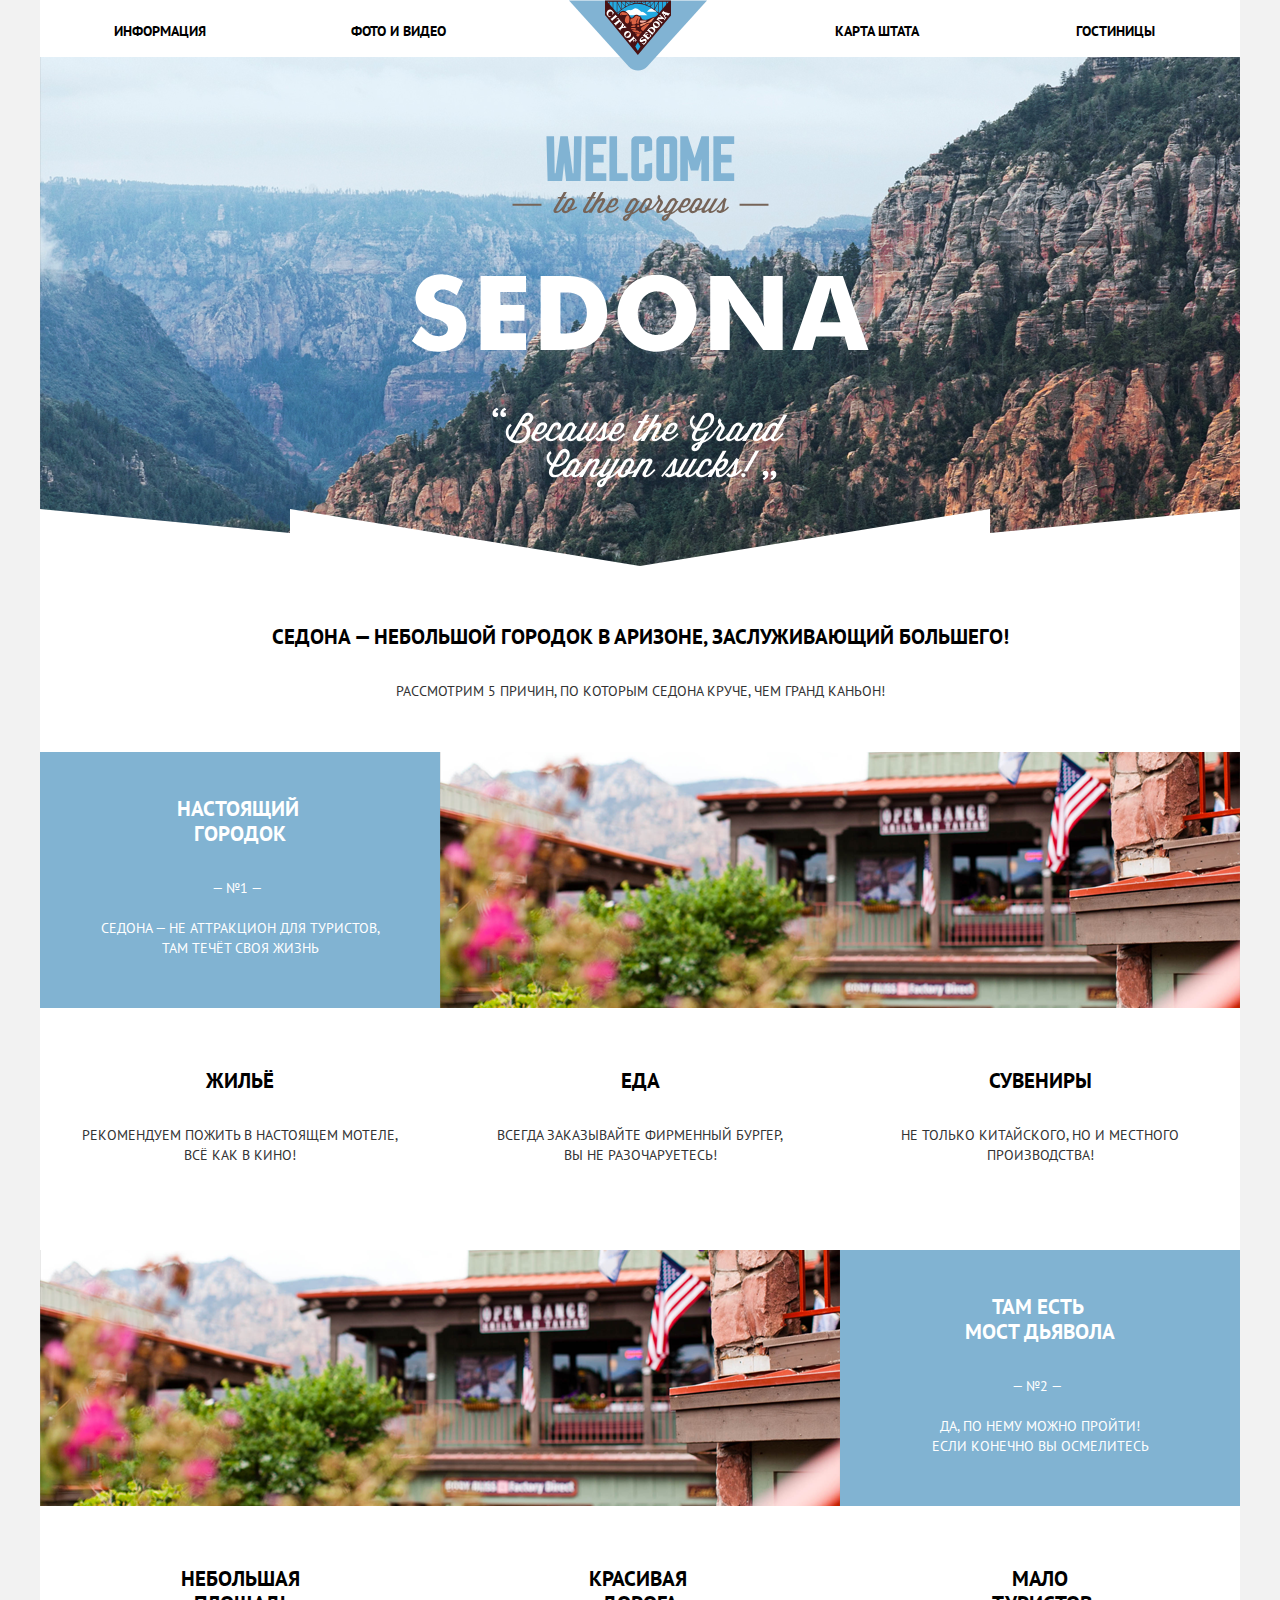
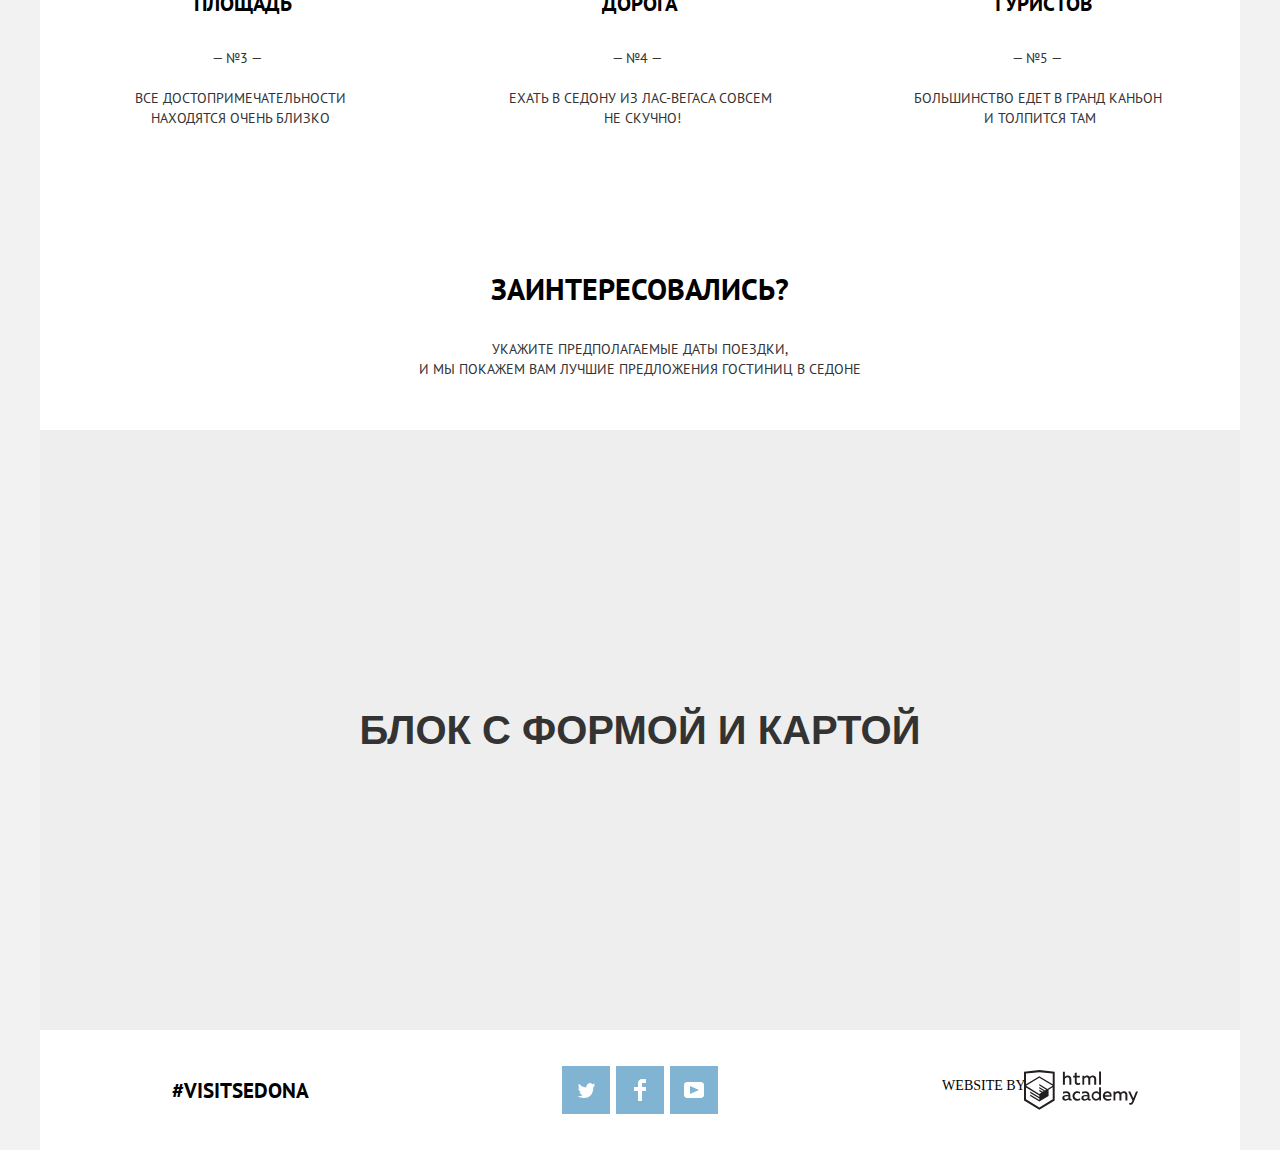
<file: index.html>
<!DOCTYPE html>
<html lang="ru">
  <head>
    <meta http-equiv="Content-Type" content="text/html; charset=utf-8">
    <meta name="viewport" content="width=device-width, initial-scale=1">
    <link rel="stylesheet" type="text/css" href="style.css"/>
    <link href="https://fonts.googleapis.com/css?family=PT+Sans:400,700&display=swap&subset=cyrillic,cyrillic-ext" rel="stylesheet">
    <title>HTML Academy: Седона</title>
  </head>
  <body>
    <header>
      <nav>
        <ul class="menu">
          <li class="menuBlock"><a href="cat.HTML">Информация</a></li>
          <li class="menuBlock"><a href="cat.HTML">Фото и видео</a></li>
          <a href="index.html" class="menuLogo"><img src="img/logo.svg" width="138" height="71" alt="Логотип «Седоны»"></a>
          <li class="menuBlock"><a href="cat.HTML">Карта штата</a></li>
          <li class="menuBlock"><a href="cat.HTML">Гостиницы</a></li>
        </ul>
      </nav>
    </header>
    <main>
      <div class="mainPromo">
        <img src="img/welcome.svg" width="458" height="352" alt="Лого лендоса">
      </div>
      <div class="mainTeaser">
        <h1>Седона — небольшой городок в Аризоне, заслуживающий большего!</h1>
        <p>Рассмотрим 5 причин, по которым Седона круче, чем гранд каньон!</p>
      </div>
      <div class="mainLine">
        <div class="mainLineReasonone">
          <h3 class="whiteText">Настоящий <br>городок</h3>
          <p class="whiteText">— №1 —  <br><br>Седона — не аттракцион для туристов, <br>там течёт своя жизнь</p>
        </div>
        <img src="img/town.png" width="800" height="256" alt="Изображение настоящего городка">
      </div>
      <div class="mainLine">
        <div class="mainLineUsp">
          <h3>Жильё</h3>
          <p>Рекомендуем пожить в настоящем мотеле,<br>всё как в кино!</p>
        </div>
        <div class="mainLineUsp">
          <h3>Еда</h3>
          <p>Всегда заказывайте фирменный бургер,<br>вы не разочаруетесь!</p>
        </div>
        <div class="mainLineUsp">
          <h3>Сувениры</h3>
          <p>Не только китайского, но и местного<br>производства!</p>
        </div>
      </div>
      <div class="mainLine">
        <img src="img/town.png" width="800" height="256" alt="Изображение настоящего городка">
        <div class="mainLineReasonone">
          <h3 class="whiteText">Там есть <br>Мост дьявола</h3>
          <p class="whiteText">— №2 —  <br><br>Да, по нему можно пройти!<br>Если конечно вы осмелитесь</p>
        </div>
      </div>
      <div class="mainLine">
        <div class="mainLineUsp">
          <h3>Небольшая<br> площадь</h3>
          <p>— №3 —  <br><br>Все достопримечательности<br>находятся очень близко</p>
        </div>
        <div class="mainLineUsp">
          <h3>Красивая <br>дорога</h3>
          <p>— №4 —  <br><br>Ехать в Седону из Лас-Вегаса совсем<br> не скучно!</p>
        </div>
        <div class="mainLineUsp">
          <h3>Мало<br> туристов</h3>
          <p>— №5 —  <br><br>Большинство едет в гранд каньон <br>и толпится там</p>
        </div>
      </div>
      <div class="mainTeaser">
          <h2>Заинтересовались?</h2>
          <p>Укажите предполагаемые даты поездки,<br>и мы покажем вам лучшие предложения гостиниц в седоне</p>
      </div>
      <div class="temp"><p style="font: bold 40px/25px sans-serif;">Блок с формой и картой</p>
      </div>
    </main>
    <footer>
      <div class="footerBlock">
        <h3>#visitsedona</h3>
      </div>
      <div class="footerBlock">
        <a class="socialItem" href=""><img src="img/twitter.svg" alt="twitter"></a>
        <a class="socialItem" href=""><img src="img/facebook.svg" alt="facebook"></a>
        <a class="socialItem" href=""><img src="img/youtube.svg" alt="youtube"></a>
      </div>
      <div class="footerBlock">
        <img src="img/cr.svg" alt="copyright">
      </div>
    </footer>
  </body>
</html>
</file>
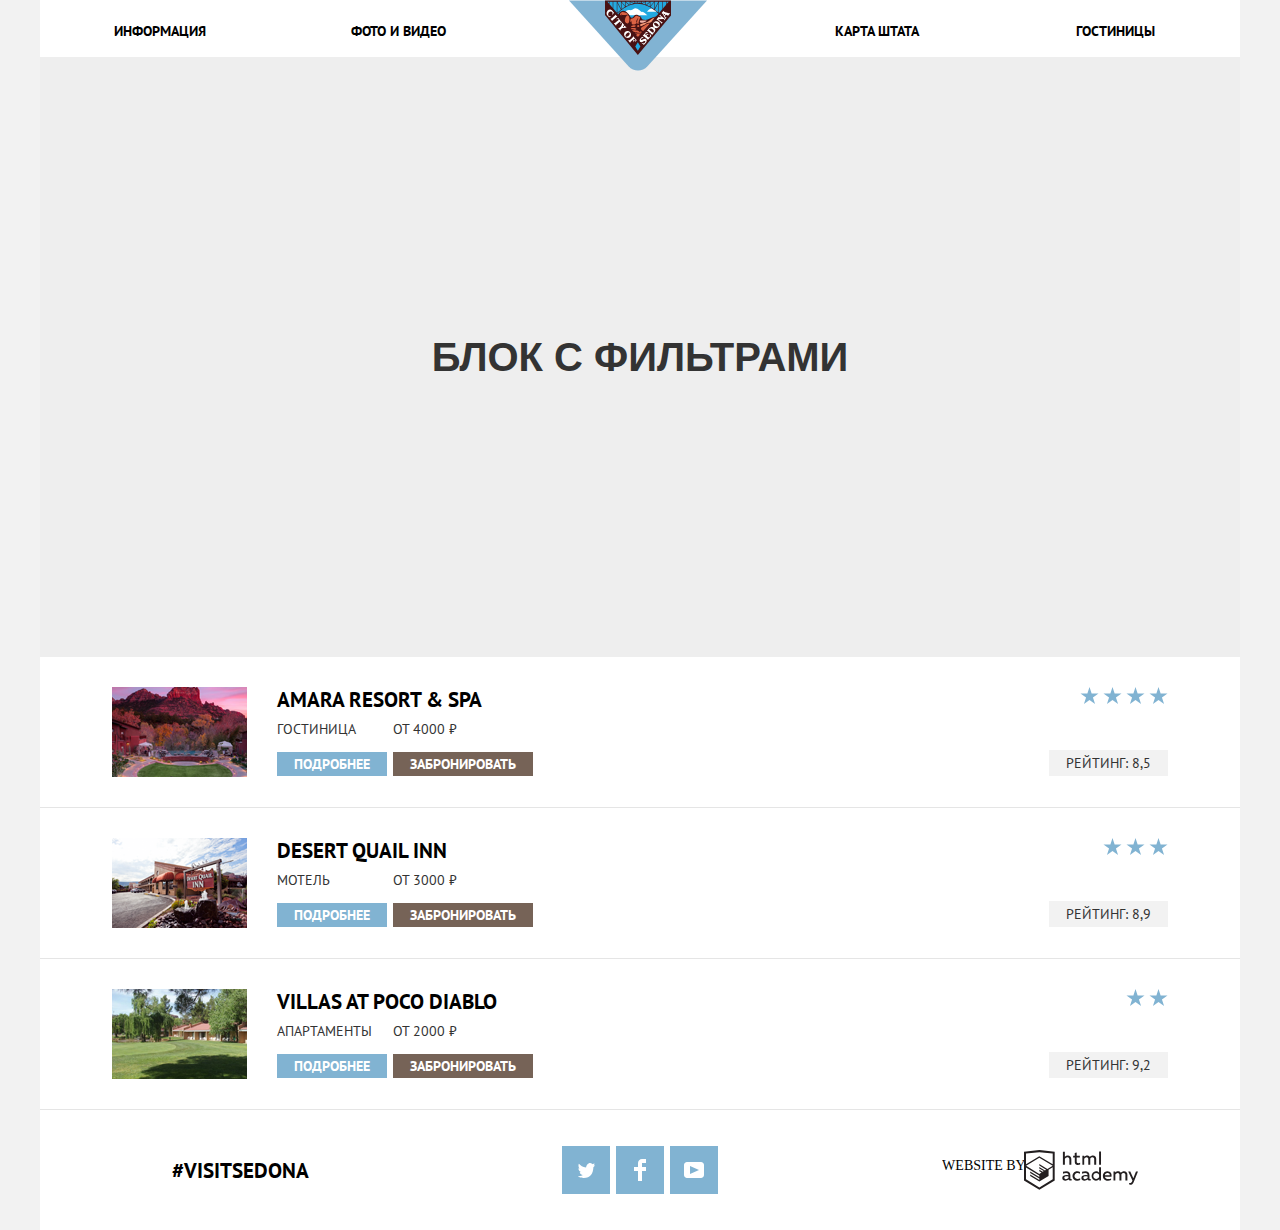
<file: cat.html>
<!DOCTYPE html>
<html lang="ru">
  <head>
    <meta http-equiv="Content-Type" content="text/html; charset=utf-8">
    <meta name="viewport" content="width=device-width, initial-scale=1">
    <link rel="stylesheet" type="text/css" href="style.css"/>
    <link href="https://fonts.googleapis.com/css?family=PT+Sans:400,700&display=swap&subset=cyrillic,cyrillic-ext" rel="stylesheet">
    <title>HTML Academy: Седона</title>
  </head>
  <body>
    <header>
      <nav>
        <ul class="menu">
          <li class="menuBlock"><a href="cat.HTML">Информация</a></li>
          <li class="menuBlock"><a href="cat.HTML">Фото и видео</a></li>
          <a href="index.html" class="menuLogo"><img src="img/logo.svg" width="138" height="71" alt="Логотип «Седоны»"></a>
          <li class="menuBlock"><a href="cat.HTML">Карта штата</a></li>
          <li class="menuBlock"><a href="cat.HTML">Гостиницы</a></li>
        </ul>
      </nav>
    </header>
    <main>
      <div class="temp">
        <p style="font: bold 40px/25px sans-serif;">Блок с фильтрами</p>
      </div>
      <div class="listing">
        <img src="img/hotelOne.png" alt="Фото отеля">
        <div class="listingBlock">
          <h3>Amara Resort & Spa</h3>
          <div class="listingBLockSub">
            <p>Гостиница</p>
            <a href="#" class="tagButtonBlue whiteText">Подробнее</a>            
          </div>
          <div class="listingBLockSub">
            <p>От 4000 ₽</p>
            <a href="#" class="tagButtonBrown whiteText">Забронировать</a>
          </div>
        </div>
        <div class="listingRight">
          <ul>
            <li><img src="img/star.svg" alt="звездища"></li>
            <li><img src="img/star.svg" alt="звездища"></li>
            <li><img src="img/star.svg" alt="звездища"></li>
            <li><img src="img/star.svg" alt="звездища"></li>
          </ul>
          <p class="tagButtonGrey">Рейтинг: 8,5</p>
        </div>
      </div>
    <div class="listing">
        <img src="img/hotelTwo.png" alt="Фото отеля">
        <div class="listingBlock">
          <h3>Desert Quail Inn</h3>
          <div class="listingBLockSub">
            <p>Мотель</p>
            <a href="#" class="tagButtonBlue whiteText">Подробнее</a>            
          </div>
          <div class="listingBLockSub">
            <p>От 3000 ₽</p>
            <a href="#" class="tagButtonBrown whiteText">Забронировать</a>
          </div>
        </div>
        <div class="listingRight">
          <ul>
            <li><img src="img/star.svg" alt="звездища"></li>
            <li><img src="img/star.svg" alt="звездища"></li>
            <li><img src="img/star.svg" alt="звездища"></li>
          </ul>
          <p class="tagButtonGrey">Рейтинг: 8,9</p>
        </div>
      </div>
    <div class="listing">
        <img src="img/hotelThree.png" alt="Фото отеля">
        <div class="listingBlock">
          <h3>Villas at Poco Diablo</h3>
          <div class="listingBLockSub">
            <p>Апартаменты</p>
            <a href="#" class="tagButtonBlue whiteText">Подробнее</a>            
          </div>
          <div class="listingBLockSub">
            <p>От 2000 ₽</p>
            <a href="#" class="tagButtonBrown whiteText">Забронировать</a>
          </div>
        </div>
        <div class="listingRight">
          <ul>
            <li><img src="img/star.svg" alt="звездища"></li>
            <li><img src="img/star.svg" alt="звездища"></li>
          </ul>
          <p class="tagButtonGrey">Рейтинг: 9,2</p>
        </div>
      </div>
    </main>
    <footer>
      <div class="footerBlock">
        <h3>#visitsedona</h3>
      </div>
      <div class="footerBlock">
        <a class="socialItem" href=""><img src="img/twitter.svg" alt="twitter"></a>
        <a class="socialItem" href=""><img src="img/facebook.svg" alt="facebook"></a>
        <a class="socialItem" href=""><img src="img/youtube.svg" alt="youtube"></a>
      </div>
      <div class="footerBlock">
        <img src="img/cr.svg" alt="copyright">
      </div>
    </footer>
  </body>
</html>
</file>
<file: style.css>
html, body, header, main, nav, div, span, applet, object, iframe,
h1, h2, h3, h4, h5, h6, p, blockquote, pre,
a, abbr, acronym, address, big, cite, code,
del, dfn, em, img, ins, kbd, q, s, samp,
small, strike, strong, sub, sup, tt, var,
b, u, i, center,
dl, dt, dd, ol, ul, li,
fieldset, form, label, legend,
table, caption, tbody, tfoot, thead, tr, th, td,
article, aside, canvas, details, embed,
figure, figcaption, footer, header, hgroup,
menu, nav, output, ruby, section, summary,
time, mark, audio, video {
    margin: 0;
	padding: 0;
	border: 0;
	font-size: 100%;
}

body {
    background: #F2F2F2;
}

h1, h2, h3, p, a, li {
    font-family: 'PT Sans', sans-serif;
    text-transform: uppercase;
}

h1 {
    color: #000;
    font-size: 21px;
    line-height: 25px;
    font-weight: bold;
    padding: 0 0 32px 0;
}

h2 {
    color: #000;
    font-size: 30px;
    line-height: 36px;
    font-weight: bold;
    padding: 0 0 32px 0;
}

h3 {
    color: #000;
    font-size: 21px;
    line-height: 25px;
    font-weight: bold;
    padding: 0 0 32px 0;
}

p {
    color: #333;
    font-size: 14px;
    line-height: 20px;
    font-weight: normal;
}

a {
    font-size: 14px;
    line-height: 20px;
    font-weight: bold;
	color: #000;
	text-decoration: none;
}

ul {
    list-style: none;
  }

header {
    background: white;
    width: 1200px;
    height: 71px;
    margin: 0 auto;
}

footer {
    background: white;
    width: 1200px;
    height: 120px;
    margin: 0 auto;
    display: flex;
}

.whiteText {
    color: #fff;
}

.menu {
    display: flex;
}

.menuBlock {
    width: 239px;
    height: 56px;
    text-align: center;
    padding: 20px 0 0 0;
}

.menuLogo {
    width: 239px;
    text-align: center;
    padding: 0 0 0 0;
}

main {
    background: white;
    width: 1200px;
    margin: 0 auto;
    margin-top: -14px;
}

.mainPromo {
    background: url(img/background.png) no-repeat;
    width: 1200px;
    height: 509px;
    display: flex;
    justify-content: center;
    align-items: center;
}

.mainTeaser {
    padding: 58px 0 51px 0;
    text-align: center;
}

.mainLine {
    display: flex;
}

.mainLineReasonone, .mainLineReasontwo, .mainLineUsp {
    width: 400px;
    display: flex;
    flex-flow: column;
    justify-content: center;
    align-items: center;
    text-align: center;
}

.mainLineReasonone {
    background: #81B3D2;
    padding: 43px 0 50px 0;
    color: #fff;
}

.mainLineUsp {
    background: transparent;
    padding: 60px 0 85px 0;
}

.mainLineReasontwo {
    background: #eee;
    padding: 43px 0 50px 0;
}

.temp {
    background: #eee;
    width: 1200px;
    height: 600px;
    display: flex;
    flex-flow: column;
    justify-content: center;
    align-items: center;
    text-align: center;
}

.footerBlock {
    width: 400px;
    display: flex;
    justify-content: center;
    align-items: center;
    text-align: center;
}

.footerBlock h3 {
    padding: 0 0;
}

.socialItem{
    background: #81B3D2;
    width: 48px;
    height: 48px;
    margin: 0 0 0 6px;
    display: flex;
    justify-content: center;
    align-items: center;
    text-align: center;
}

.socialItem:first-child {
    margin: 0 0;
}

.listing {
    width: 100%;
    padding: 30px 72px 30px 72px;
    display: flex;
    box-sizing: border-box;
    border-bottom: 1px solid #E5E5E5; 
}

.listing img{
    width: 135px;
    height: 90px;
}

.listingBlock {
    padding: 0 0 0 30px;
}

.listingBlock h3 {
    padding: 0 0 7px 0;
}


.listingBLockSub {
    padding: 0 6px 0 0;
    float: left;
}

.listingBLockSub p{
    padding: 0 0 15px 0;
}

.listingRight {
    flex-grow: 1;
    display: flex;
    flex-flow: column;
    flex-wrap: wrap;
}

.listingRight li {
    float:right;
}

.listingRight img {
    width: 19px;
    height: 17px;
    margin: 0 0 0 4px;
}

.tagButtonBlue {
    background: #81B3D2;
    padding: 3px 17px;
}

.tagButtonBrown {
    background: #766357;
    padding: 3px 17px;
}

.tagButtonGrey {
    background: #F2F2F2;
    padding: 3px 17px;
    align-self: flex-end;
    margin: 42px 0 0 0;
}

.devider {
    width: 100%;
    height: 1px;
    display: block;
    background: #efefef;
}
</file>
